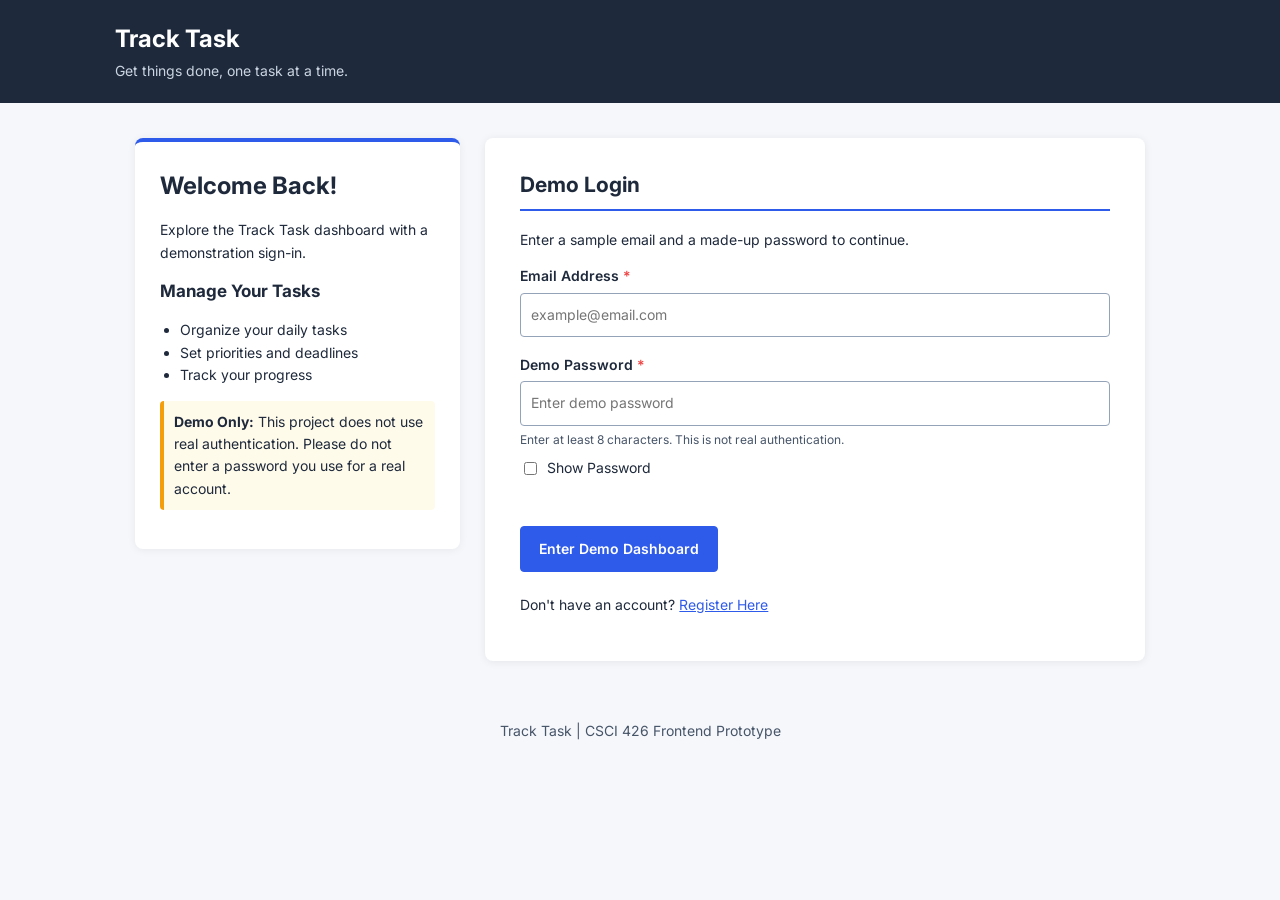
<file: index.html>
<!DOCTYPE html>
<html lang="en">
<head>
  <meta charset="UTF-8">
  <meta name="viewport" content="width=device-width, initial-scale=1.0">
  <meta http-equiv="refresh" content="0; url=login.html">
  <title>Track Task</title>
</head>
<body>
  <p><a href="login.html">Continue to Track Task Login</a></p>
</body>
</html>
</file>
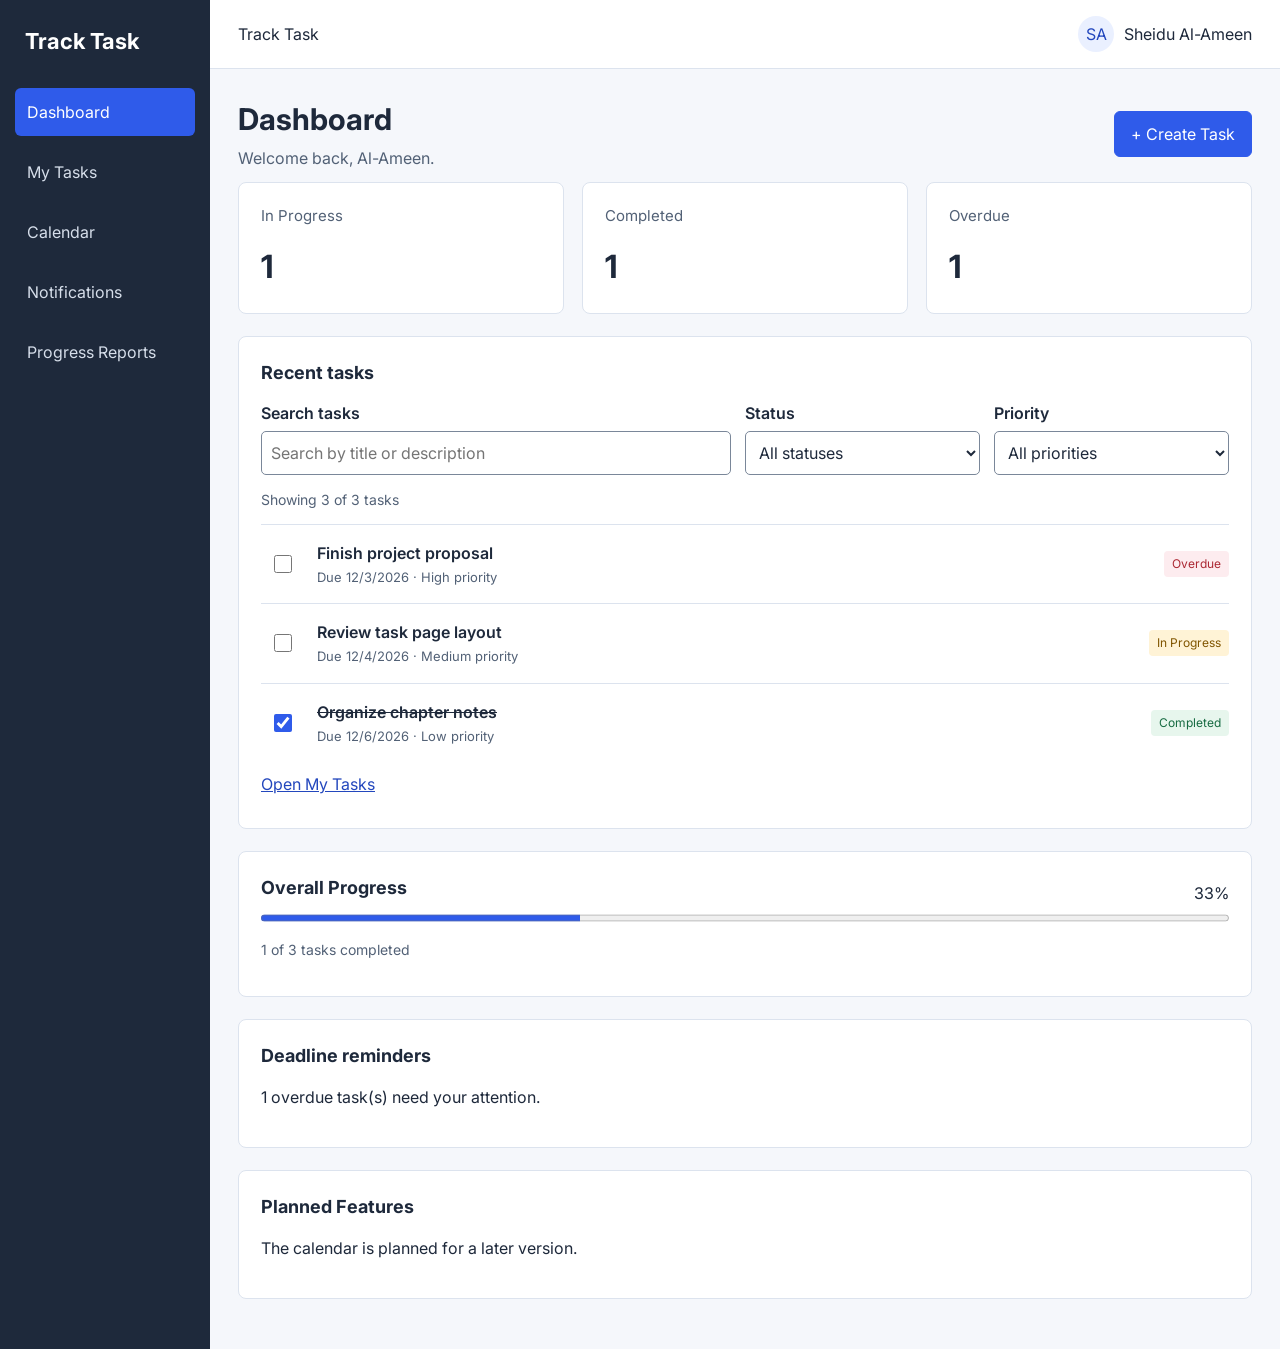
<file: dashboard.html>
<!DOCTYPE html>
<html lang="en">
<head>
  <meta charset="UTF-8">
  <meta name="viewport" content="width=device-width, initial-scale=1">
  <meta name="description" content="Track Task dashboard">

  <title>Dashboard | Track Task</title>

  <link rel="stylesheet" href="dashboard.css">
 <script src="js/task-store.js" defer></script>
<script src="dashboard.js" defer></script>
</head>

<body>
  <a class="skip-link" href="#main-content">
    Skip to main content
  </a>

  <div class="app">
    <aside class="sidebar">
      <p class="brand">Track Task</p>

      <nav aria-label="Main navigation">
        <a href="dashboard.html" aria-current="page">Dashboard</a>
        <a href="tasks.html">My Tasks</a>
        <a href="#planned-features">Calendar</a>
        <a href="#reminders">Notifications</a>
        <a href="#progress">Progress Reports</a>
      </nav>
    </aside>

    <div class="workspace">
      <header class="topbar">
        <span>Track Task</span>

        <span class="user">
          <span class="avatar" aria-hidden="true">SA</span>
          Sheidu Al-Ameen
        </span>
      </header>

      <main id="main-content" tabindex="-1">
        <div class="page-heading">
          <div>
            <h1>Dashboard</h1>
            <p>Welcome back, Al-Ameen.</p>
          </div>

          <button
            id="show-form"
            type="button"
            aria-expanded="false"
            aria-controls="task-panel"
          >
            + Create Task
          </button>
        </div>

        <p
          id="announcement"
          class="announcement"
          role="status"
          aria-live="polite"
        ></p>

        <section
          id="task-panel"
          class="panel"
          aria-labelledby="form-title"
          hidden
        >
          <h2 id="form-title">Create a task</h2>

          <form id="task-form" novalidate>
            <p id="form-error" class="error" role="alert"></p>

            <label for="task-title">Task title (required)</label>
            <input
              id="task-title"
              name="title"
              required
              minlength="1"
              maxlength="100"
              aria-describedby="title-help form-error"
            >
            <small id="title-help">Enter 1–100 characters.</small>

            <label for="task-description">Description</label>
            <textarea
              id="task-description"
              name="description"
              maxlength="1000"
              rows="3"
              aria-describedby="form-error"
            ></textarea>

            <div class="form-grid">
              <div>
                <label for="task-date">Due date (required)</label>
                <input
                  id="task-date"
                  name="dueDate"
                  type="date"
                  required
                  aria-describedby="form-error"
                >
              </div>

              <div>
                <label for="task-priority">Priority</label>
                <select
                  id="task-priority"
                  name="priority"
                  aria-describedby="form-error"
                >
                  <option value="Low">Low</option>
                  <option value="Medium" selected>Medium</option>
                  <option value="High">High</option>
                </select>
              </div>
            </div>

            <div class="actions">
              <button type="submit">Save task</button>

              <button
                id="cancel-form"
                class="secondary"
                type="button"
              >
                Cancel
              </button>
            </div>
          </form>
        </section>

        <section class="stats" aria-label="Task summary">
          <article class="panel">
            <h2>In Progress</h2>
            <p id="in-progress-count" class="stat-number">0</p>
          </article>

          <article class="panel">
            <h2>Completed</h2>
            <p id="completed-count" class="stat-number">0</p>
          </article>

          <article class="panel">
            <h2>Overdue</h2>
            <p id="overdue-count" class="stat-number">0</p>
          </article>
        </section>

        <section class="panel" aria-labelledby="recent-heading">
          <h2 id="recent-heading">Recent tasks</h2>

          <div class="filters">
            <div>
              <label for="search">Search tasks</label>
              <input
                id="search"
                type="search"
                maxlength="80"
                placeholder="Search by title or description"
              >
            </div>

            <div>
              <label for="status-filter">Status</label>
              <select id="status-filter">
                <option value="all">All statuses</option>
                <option value="to-do">To-Do</option>
                <option value="in-progress">In progress</option>
                <option value="completed">Completed</option>
                <option value="overdue">Overdue</option>
              </select>
            </div>

            <div>
              <label for="priority-filter">Priority</label>
              <select id="priority-filter">
                <option value="all">All priorities</option>
                <option value="High">High</option>
                <option value="Medium">Medium</option>
                <option value="Low">Low</option>
              </select>
            </div>
          </div>

          <p id="results-count" class="muted" role="status"></p>

          <ul id="task-list" class="task-list"></ul>

          <p id="empty-message" hidden>
            No tasks match your search or filters.
          </p>

          <a href="tasks.html" class="text-link">Open My Tasks</a>
        </section>

        <section
          id="progress"
          class="panel"
          aria-labelledby="progress-heading"
        >
          <div class="progress-heading">
            <h2 id="progress-heading">Overall Progress</h2>
            <span id="progress-percent">0%</span>
          </div>

          <progress
            id="progress-bar"
            max="100"
            value="0"
            aria-label="Percentage of tasks completed"
          >
            0%
          </progress>

          <p id="progress-description" class="muted">
            0 of 0 tasks completed
          </p>
        </section>

        <section
          id="reminders"
          class="panel"
          aria-labelledby="reminders-heading"
        >
          <h2 id="reminders-heading">Deadline reminders</h2>
          <p id="reminder-text"></p>
        </section>
        <section id="planned-features" class="panel">
        <h2>Planned Features</h2>
        <p>The calendar is planned for a later version.</p>
        </section>
      </main>
    </div>
  </div>
</body>
</html>
</file>
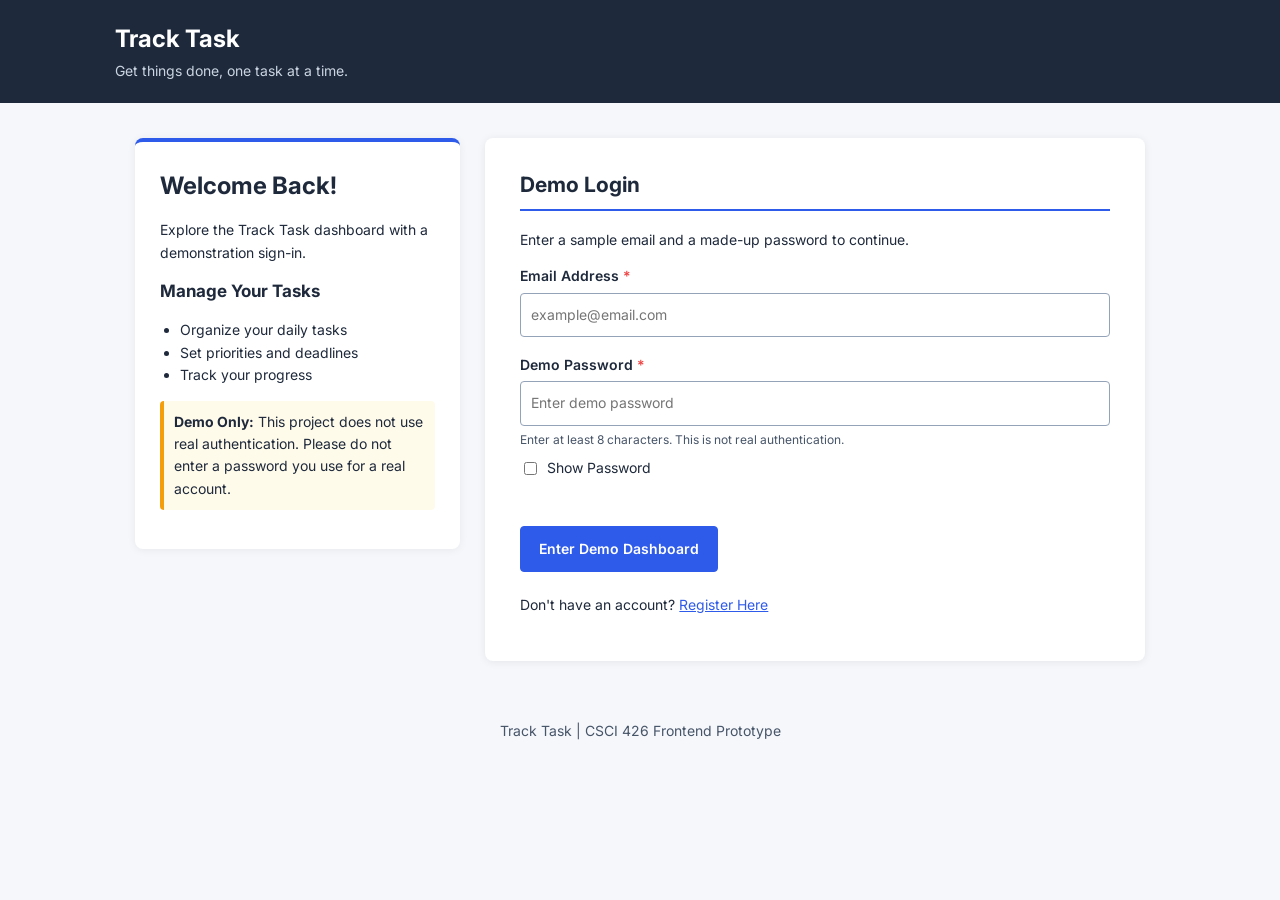
<file: login.html>
<!DOCTYPE html>
<html lang="en">
<head>
  <meta charset="UTF-8">
  <meta name="viewport" content="width=device-width, initial-scale=1.0">
  <title>Login | Track Task</title>
  <link rel="stylesheet" href="style.css">
  <script src="script.js" defer></script>
</head>
<body>
  <a class="skip-link" href="#main">Skip to main content</a>

  <header class="header">
    <a class="brand" href="login.html">Track Task</a>
    <p>Get things done, one task at a time.</p>
  </header>

  <main class="container" id="main">
    <aside class="left-side">
      <h1>Welcome Back!</h1>
      <p>
        Explore the Track Task dashboard with a
        demonstration sign-in.
      </p>

      <h2>Manage Your Tasks</h2>
      <ul>
        <li>Organize your daily tasks</li>
        <li>Set priorities and deadlines</li>
        <li>Track your progress</li>
      </ul>

      <p class="demo-note">
        <strong>Demo Only:</strong>
        This project does not use real authentication.
        Please do not enter a password you use for a real account.
      </p>
    </aside>

    <section class="right-side" aria-labelledby="loginTitle">
      <h2 id="loginTitle">Demo Login</h2>

      <p>Enter a sample email and a made-up password to continue.</p>

      <form id="loginForm" novalidate>
        <div class="form-row">
          <label for="loginEmail">
            Email Address <span class="star">*</span>
          </label>

          <input
            type="email"
            id="loginEmail"
            name="loginEmail"
            autocomplete="off"
            placeholder="example@email.com"
            required
          >
        </div>

        <div class="form-row">
          <label for="loginPassword">
            Demo Password <span class="star">*</span>
          </label>

          <input
            type="password"
            id="loginPassword"
            name="loginPassword"
            autocomplete="off"
            placeholder="Enter demo password"
            minlength="8"
            required
            aria-describedby="loginPassNote"
          >

          <small class="note" id="loginPassNote">
            Enter at least 8 characters. This is not real authentication.
          </small>

          <label class="inline-choice">
            <input
              type="checkbox"
              class="toggle-password"
              data-target="loginPassword"
            >
            Show Password
          </label>
        </div>

        <p id="loginError" class="err" role="alert" aria-live="assertive"></p>

        <button type="submit" class="submit-btn">
          Enter Demo Dashboard
        </button>
      </form>

      <p class="switch-page">
        Don't have an account?
        <a href="register.html">Register Here</a>
      </p>
    </section>
  </main>

  <footer>
    Track Task | CSCI 426 Frontend Prototype
  </footer>
</body>
</html>
</file>
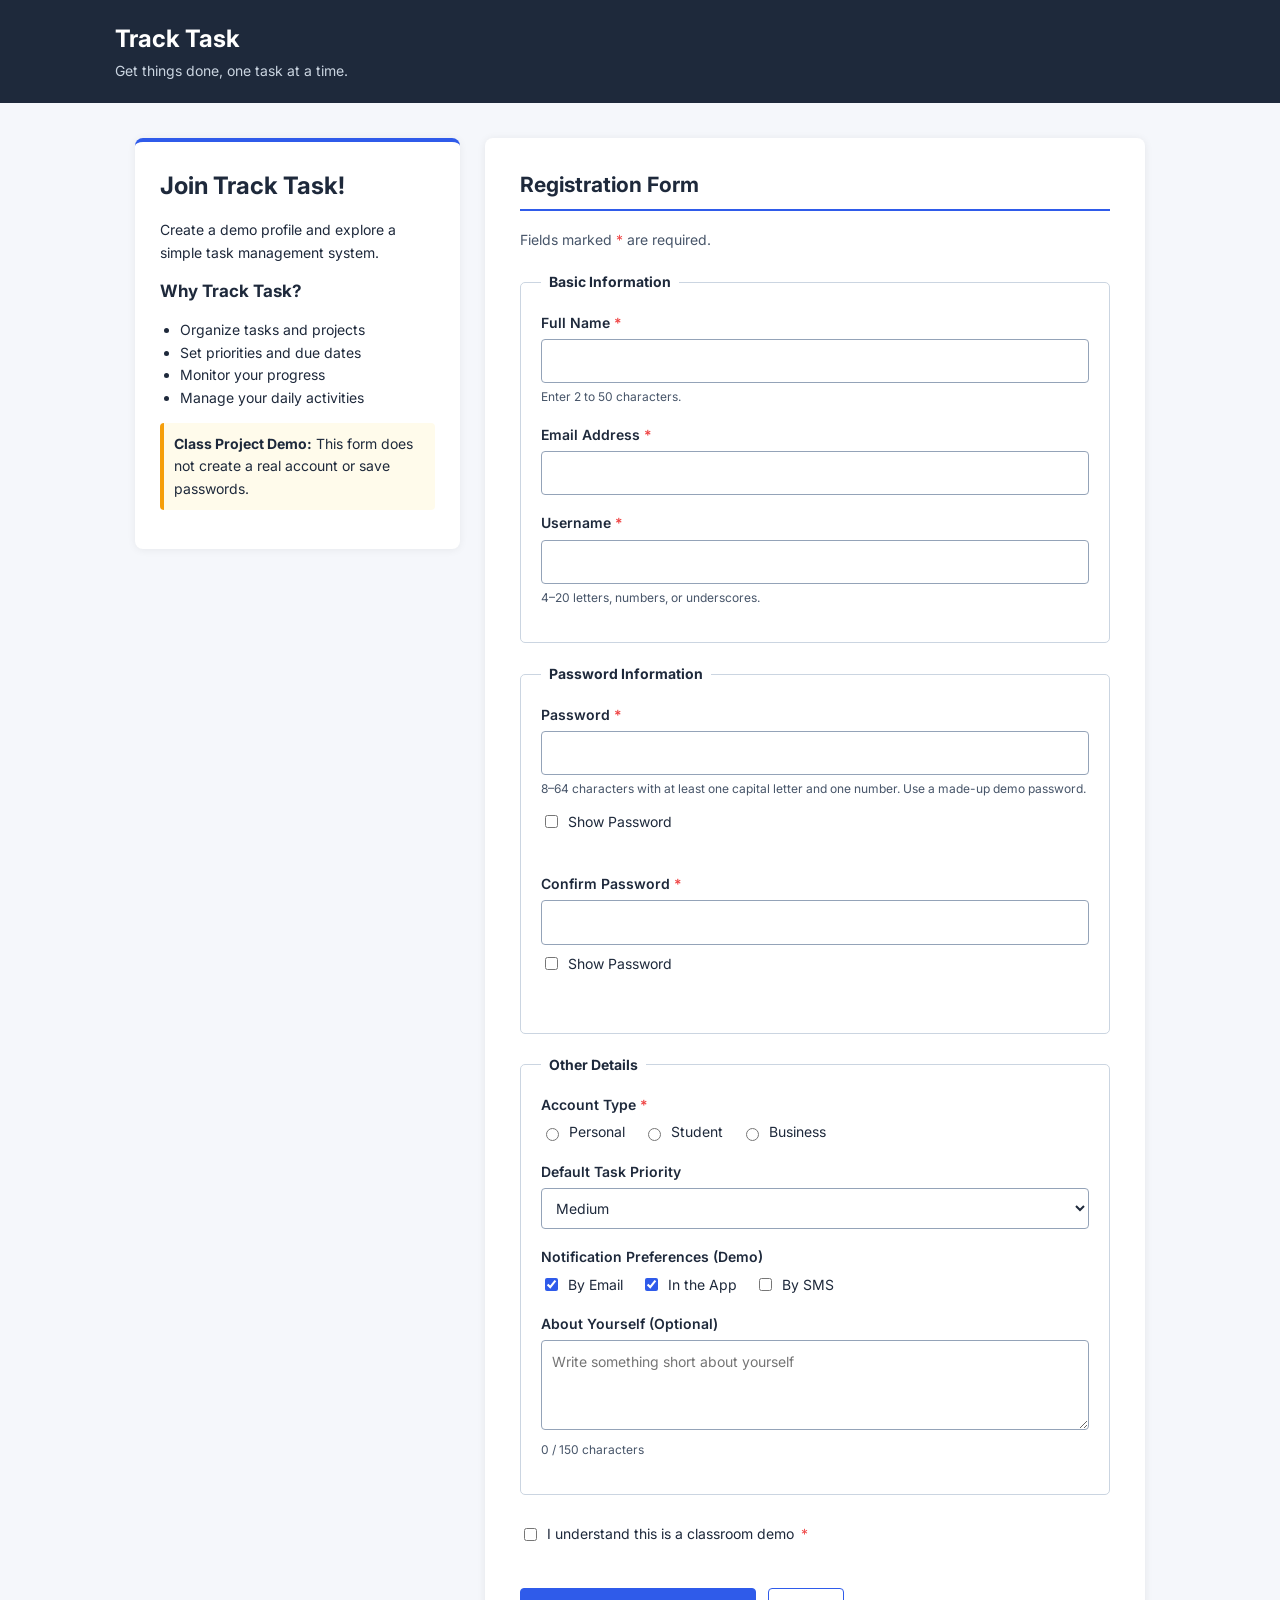
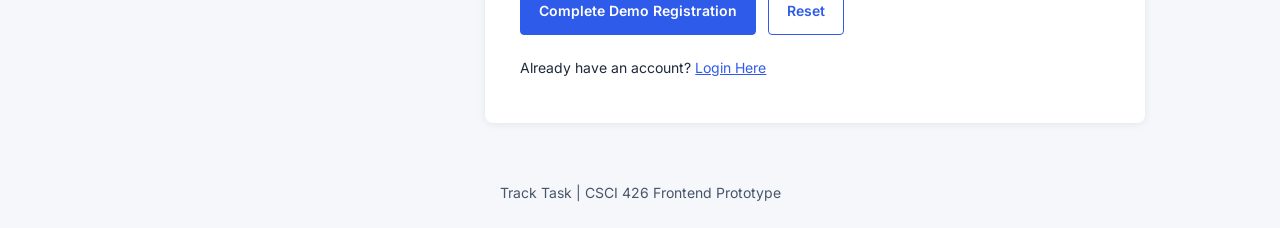
<file: register.html>
<!DOCTYPE html>
<html lang="en">
<head>
  <meta charset="UTF-8">
  <meta name="viewport" content="width=device-width, initial-scale=1.0">
  <title>Register | Track Task</title>
  <link rel="stylesheet" href="style.css">
  <script src="script.js" defer></script>
</head>
<body>
  <a class="skip-link" href="#main">Skip to main content</a>

  <header class="header">
    <a class="brand" href="login.html">Track Task</a>
    <p>Get things done, one task at a time.</p>
  </header>

  <main class="container" id="main">
    <aside class="left-side">
      <h1>Join Track Task!</h1>

      <p>
        Create a demo profile and explore a simple
        task management system.
      </p>

      <h2>Why Track Task?</h2>
      <ul>
        <li>Organize tasks and projects</li>
        <li>Set priorities and due dates</li>
        <li>Monitor your progress</li>
        <li>Manage your daily activities</li>
      </ul>

      <p class="demo-note">
        <strong>Class Project Demo:</strong>
        This form does not create a real account
        or save passwords.
      </p>
    </aside>

    <section class="right-side" aria-labelledby="registerTitle">
      <h2 id="registerTitle">Registration Form</h2>

      <div
        id="successMsg"
        class="success"
        role="status"
        aria-live="polite"
        tabindex="-1"
        hidden
      >
        Demo registration completed successfully!
        No real account was created or stored.
        <a href="login.html">Continue to Demo Login</a>.
      </div>

      <p class="required-note">
        Fields marked <span class="star">*</span> are required.
      </p>

      <form id="regForm" novalidate>

        <fieldset>
          <legend>Basic Information</legend>

          <div class="form-row">
            <label for="fullname">
              Full Name <span class="star">*</span>
            </label>

            <input
              type="text"
              id="fullname"
              name="fullname"
              minlength="2"
              maxlength="50"
              autocomplete="name"
              required
              aria-describedby="nameNote"
            >

            <small class="note" id="nameNote">
              Enter 2 to 50 characters.
            </small>
          </div>

          <div class="form-row">
            <label for="email">
              Email Address <span class="star">*</span>
            </label>

            <input
              type="email"
              id="email"
              name="email"
              maxlength="254"
              autocomplete="email"
              required
            >
          </div>

          <div class="form-row">
            <label for="username">
              Username <span class="star">*</span>
            </label>

            <input
              type="text"
              id="username"
              name="username"
              minlength="4"
              maxlength="20"
              pattern="[A-Za-z0-9_]{4,20}"
              autocomplete="username"
              required
              aria-describedby="usernameNote"
            >

            <small class="note" id="usernameNote">
              4–20 letters, numbers, or underscores.
            </small>
          </div>
        </fieldset>

        <fieldset>
          <legend>Password Information</legend>

          <div class="form-row">
            <label for="pass">
              Password <span class="star">*</span>
            </label>

            <input
              type="password"
              id="pass"
              name="pass"
              minlength="8"
              maxlength="64"
              autocomplete="new-password"
              required
              aria-describedby="passNote passwordStrength passErr"
            >

            <small class="note" id="passNote">
              8–64 characters with at least one capital
              letter and one number. Use a made-up demo password.
            </small>

            <!-- New: Live Password Strength Indicator -->
            <small
              class="note"
              id="passwordStrength"
              role="status"
              aria-live="polite"
            ></small>

            <label class="inline-choice">
              <input
                type="checkbox"
                class="toggle-password"
                data-target="pass"
              >
              Show Password
            </label>

            <small
              class="err"
              id="passErr"
              aria-live="polite"
            ></small>
          </div>

          <div class="form-row">
            <label for="pass2">
              Confirm Password <span class="star">*</span>
            </label>

            <input
              type="password"
              id="pass2"
              name="pass2"
              autocomplete="new-password"
              required
              aria-describedby="pass2Err"
            >

            <label class="inline-choice">
              <input
                type="checkbox"
                class="toggle-password"
                data-target="pass2"
              >
              Show Password
            </label>

            <small
              class="err"
              id="pass2Err"
              aria-live="polite"
            ></small>
          </div>
        </fieldset>

        <fieldset>
          <legend>Other Details</legend>

          <div class="form-row">
            <div class="group-label" id="accountTypeLabel">
              Account Type <span class="star">*</span>
            </div>

            <div
              class="choices"
              role="group"
              aria-labelledby="accountTypeLabel"
            >
              <label>
                <input
                  type="radio"
                  name="acctype"
                  value="personal"
                  required
                >
                Personal
              </label>

              <label>
                <input
                  type="radio"
                  name="acctype"
                  value="student"
                >
                Student
              </label>

              <label>
                <input
                  type="radio"
                  name="acctype"
                  value="business"
                >
                Business
              </label>
            </div>
          </div>

          <div class="form-row">
            <label for="priority">Default Task Priority</label>

            <select id="priority" name="priority">
              <option value="Low">Low</option>
              <option value="Medium" selected>Medium</option>
              <option value="High">High</option>
            </select>
          </div>

          <div class="form-row">
            <div class="group-label" id="notificationsLabel">
              Notification Preferences (Demo)
            </div>

            <div
              class="choices"
              role="group"
              aria-labelledby="notificationsLabel"
            >
              <label>
                <input
                  type="checkbox"
                  name="notify"
                  value="email"
                  checked
                >
                By Email
              </label>

              <label>
                <input
                  type="checkbox"
                  name="notify"
                  value="app"
                  checked
                >
                In the App
              </label>

              <label>
                <input
                  type="checkbox"
                  name="notify"
                  value="sms"
                >
                By SMS
              </label>
            </div>
          </div>

          <div class="form-row">
            <label for="notes">About Yourself (Optional)</label>

            <textarea
              id="notes"
              name="notes"
              rows="3"
              maxlength="150"
              placeholder="Write something short about yourself"
              aria-describedby="notesCount"
            ></textarea>

            <small
              class="note"
              id="notesCount"
              aria-live="polite"
            >
              0 / 150 characters
            </small>
          </div>
        </fieldset>

        <div class="form-row">
          <label class="inline-choice">
            <input
              type="checkbox"
              id="agree"
              name="agree"
              required
            >
            I understand this is a classroom demo
            <span class="star">*</span>
          </label>

          <small
            class="err"
            id="agreeErr"
            aria-live="polite"
          ></small>
        </div>

        <div class="btn-group">
          <button type="submit" class="submit-btn">
            Complete Demo Registration
          </button>

          <button type="reset" class="reset-btn">
            Reset
          </button>
        </div>

      </form>

      <p class="switch-page">
        Already have an account?
        <a href="login.html">Login Here</a>
      </p>
    </section>
  </main>

  <footer>
    Track Task | CSCI 426 Frontend Prototype
  </footer>
</body>
</html>
</file>
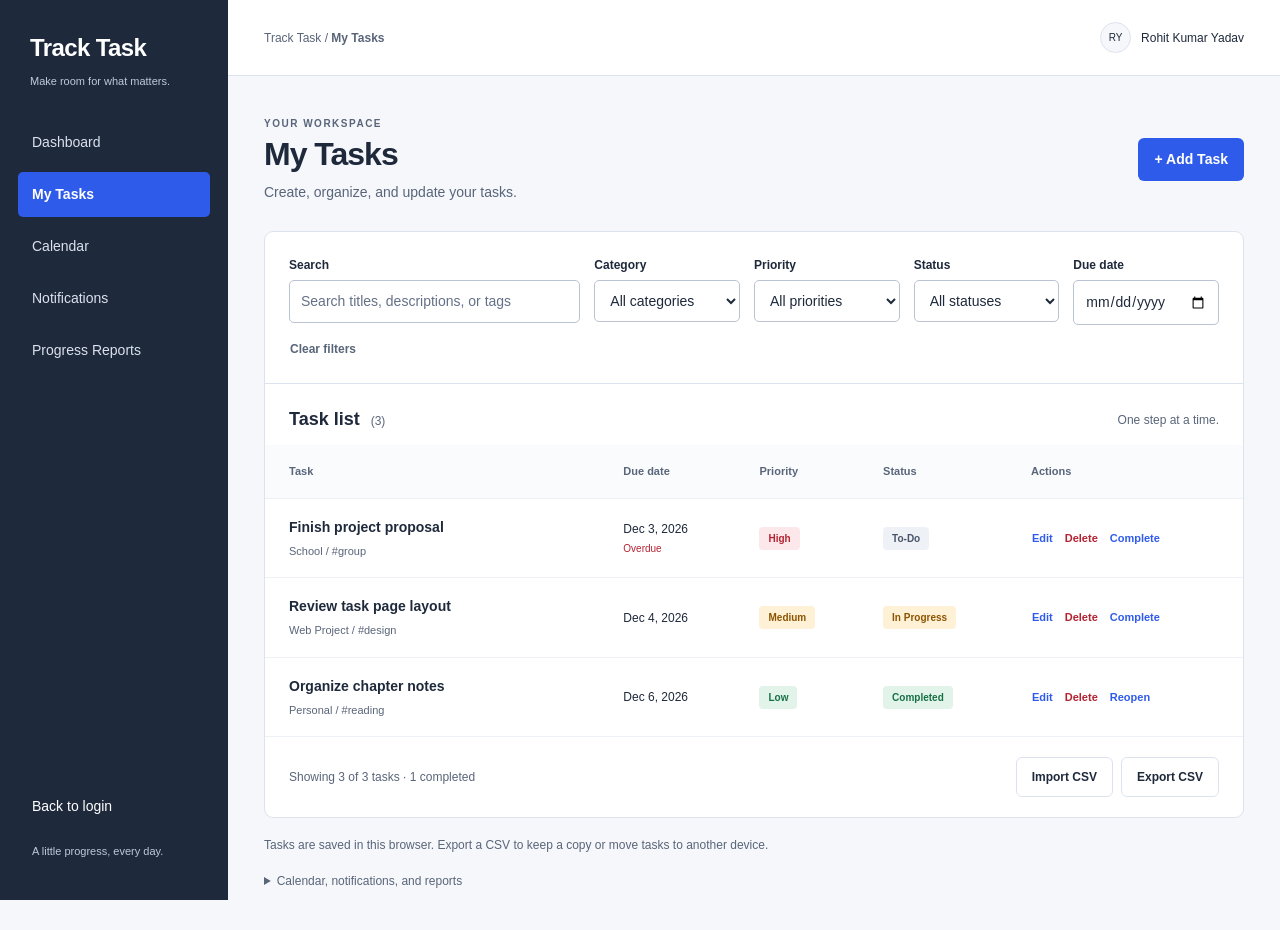
<file: tasks.html>
<!DOCTYPE html>
<html lang="en">
<head>
  <meta charset="UTF-8">
  <meta name="viewport" content="width=device-width, initial-scale=1.0">
  <title>My Tasks | Track Task</title>
  <link rel="stylesheet" href="css/style.css">
  <script src="js/task-store.js" defer></script>
  <script src="js/tasks.js" defer></script>
</head>
<body>
  <a class="skip-link" href="#main">Skip to task management</a>
  <!-- Shared navigation: keep the same links on the dashboard. -->
  <aside class="sidebar" aria-label="Website sidebar">
    <a class="brand" href="dashboard.html">Track Task<span>Make room for what matters.</span></a>
    <nav aria-label="Main navigation">
      <a href="dashboard.html">Dashboard</a>
      <a href="tasks.html" aria-current="page">My Tasks</a>
      <a href="#planned-features">Calendar</a>
      <a href="#planned-features">Notifications</a>
      <a href="#planned-features">Progress Reports</a>
    </nav>
    <a class="logout" href="login.html">Back to login</a>
    <p class="sidebar-note">A little progress, every day.</p>
  </aside>
  <div class="workspace">
    <header class="topbar"><span>Track Task / <strong>My Tasks</strong></span><span class="profile"><span class="avatar" aria-hidden="true">RY</span>Rohit Kumar Yadav</span></header>
    <main id="main" tabindex="-1">
      <div class="page-heading"><div><p class="eyebrow">YOUR WORKSPACE</p><h1>My Tasks</h1><p>Create, organize, and update your tasks.</p></div><button id="add-task" class="primary" type="button">+ Add Task</button></div>
      <p id="notice" class="notice" role="status" aria-live="polite"></p>
      <section class="task-panel" aria-label="Task list and filters">
        <form id="filters" class="filters" role="search" aria-label="Search and filter tasks">
          <div class="search-field"><label for="search">Search</label><input id="search" type="search" placeholder="Search titles, descriptions, or tags"></div>
          <div><label for="category-filter">Category</label><select id="category-filter"><option value="">All categories</option></select></div>
          <div><label for="priority-filter">Priority</label><select id="priority-filter"><option value="">All priorities</option><option>High</option><option>Medium</option><option>Low</option></select></div>
          <div><label for="status-filter">Status</label><select id="status-filter"><option value="">All statuses</option><option>To-Do</option><option>In Progress</option><option>Completed</option></select></div>
          <div><label for="date-filter">Due date</label><input id="date-filter" type="date"></div>
          <button id="clear-filters" class="quiet" type="button">Clear filters</button>
        </form>
        <div class="list-heading"><h2>Task list <span id="task-count"></span></h2><span>One step at a time.</span></div>
        <div class="table-wrap" tabindex="0" role="region" aria-label="Tasks table, scroll horizontally on small screens">
          <table><caption class="sr-only">Your tasks with due dates, priorities, statuses, and available actions</caption><thead><tr><th scope="col">Task</th><th scope="col">Due date</th><th scope="col">Priority</th><th scope="col">Status</th><th scope="col">Actions</th></tr></thead><tbody id="task-rows"></tbody></table>
        </div>
        <p id="empty-state" class="empty" hidden>No tasks match your search. Try clearing the filters or add a task.</p>
        <footer class="table-footer"><p id="summary"></p><div><button id="import-tasks" type="button" class="secondary">Import CSV</button><button id="export-tasks" type="button" class="secondary">Export CSV</button><input id="csv-file" type="file" accept=".csv,text/csv" hidden></div></footer>
      </section>
      <p class="local-note">Tasks are saved in this browser. Export a CSV to keep a copy or move tasks to another device.</p>
      <details id="planned-features"><summary>Calendar, notifications, and reports</summary><p>These sections are planned for a later version. This prototype focuses on task management and the dashboard.</p></details>
    </main>
  </div>
  <!-- Native dialogs keep keyboard focus inside the open form. -->
  <dialog id="task-dialog" aria-labelledby="dialog-title">
    <form id="task-form" novalidate>
      <div class="dialog-heading"><div><p class="eyebrow">TASK DETAILS</p><h2 id="dialog-title">Add Task</h2></div><button class="close" id="close-dialog" type="button" aria-label="Close task form">×</button></div>
      <p class="form-help">Fields marked * are required.</p><p id="form-error" class="error" role="alert"></p>
      <div class="field"><label for="title">Task title *</label><input id="title" name="title" required maxlength="100" aria-describedby="title-help"><small id="title-help">Use 1–100 characters. Spaces alone are not accepted.</small></div>
      <div class="field"><label for="description">Description</label><textarea id="description" name="description" rows="3" maxlength="1000"></textarea></div>
      <div class="form-grid"><div class="field"><label for="due-date">Due date *</label><input id="due-date" name="dueDate" type="date" required></div><div class="field"><label for="priority">Priority *</label><select id="priority" name="priority" required><option>Medium</option><option>High</option><option>Low</option></select></div><div class="field"><label for="status">Status *</label><select id="status" name="status" required><option>To-Do</option><option>In Progress</option><option>Completed</option></select></div><div class="field"><label for="category">Category or project</label><input id="category" name="category" maxlength="50" list="categories"><datalist id="categories"></datalist></div></div>
      <div class="field"><label for="tags">Tags</label><input id="tags" name="tags" maxlength="150" placeholder="school, group, design" aria-describedby="tags-help"><small id="tags-help">Separate tags with commas. Maximum 10 tags, 30 characters each.</small></div>
      <div class="dialog-actions"><button id="cancel-dialog" class="secondary" type="button">Cancel</button><button class="primary" type="submit">Save Task</button></div>
    </form>
  </dialog>
  <dialog id="delete-dialog" aria-labelledby="delete-title"><h2 id="delete-title">Delete task?</h2><p id="delete-message"></p><div class="dialog-actions"><button id="cancel-delete" class="secondary" type="button">Keep Task</button><button id="confirm-delete" class="danger" type="button">Delete Task</button></div></dialog>
</body>
</html>
</file>
<file: dashboard.css>
@import url("https://fonts.googleapis.com/css2?family=Inter:wght@400;600;700&display=swap");

:root {
  --blue: #2F5BEA;
  --navy: #1E293B;
  --background: #F5F7FB;
  --border: #DCE3EE;
  --muted: #526176;
}

* {
  box-sizing: border-box;
}

body {
  margin: 0;
  font-family: Inter, Arial, sans-serif;
  color: var(--navy);
  background: var(--background);
  line-height: 1.5;
}

a {
  color: #2347BD;
}

button,
input,
select,
textarea {
  font: inherit;
}

button,
a,
input,
select,
textarea {
  touch-action: manipulation;
}

button {
  border: 1px solid var(--blue);
  border-radius: 6px;
  padding: 10px 16px;
  min-height: 44px;
  color: white;
  background: var(--blue);
  cursor: pointer;
}

button:hover {
  background: #2448C4;
}

.secondary {
  background: white;
  color: var(--navy);
  border-color: #7A8799;
}

.secondary:hover {
  background: #EEF2F8;
}

:focus-visible {
  outline: 3px solid #8A4100;
  outline-offset: 3px;
}

.skip-link {
  position: absolute;
  top: 8px;
  left: 8px;
  padding: 10px;
  background: white;
  z-index: 10;
  transform: translateY(-160%);
}

.skip-link:focus {
  transform: translateY(0);
}

.app {
  display: grid;
  grid-template-columns: 210px minmax(0, 1fr);
  min-height: 100vh;
}

.sidebar {
  background: var(--navy);
  color: white;
  padding: 25px 15px;
}

.brand {
  margin: 0 10px 30px;
  font-size: 22px;
  font-weight: 700;
}

.sidebar nav {
  display: grid;
  gap: 12px;
}

.sidebar a {
  color: #D6DEEA;
  text-decoration: none;
  padding: 12px;
  border-radius: 6px;
}

.sidebar a:hover {
  background: #334155;
}

.sidebar a[aria-current="page"] {
  background: var(--blue);
  color: white;
}

.workspace {
  min-width: 0;
}

.topbar {
  display: flex;
  justify-content: space-between;
  align-items: center;
  gap: 15px;
  padding: 16px 28px;
  background: white;
  border-bottom: 1px solid var(--border);
}

.user {
  display: flex;
  align-items: center;
  gap: 10px;
}

.avatar {
  display: grid;
  place-items: center;
  width: 36px;
  height: 36px;
  border-radius: 50%;
  background: #EAF0FF;
  color: #2347BD;
}

main {
  max-width: 1250px;
  padding: 28px;
  margin: auto;
}

.page-heading,
.progress-heading {
  display: flex;
  justify-content: space-between;
  align-items: center;
  gap: 16px;
}

h1 {
  margin: 0;
  font-size: 30px;
}

h2 {
  margin: 0 0 15px;
  font-size: 18px;
}

.page-heading p {
  margin: 4px 0 0;
  color: var(--muted);
}

.panel {
  padding: 22px;
  margin: 22px 0;
  background: white;
  border: 1px solid var(--border);
  border-radius: 8px;
}

.stats {
  display: grid;
  grid-template-columns: repeat(3, minmax(0, 1fr));
  gap: 18px;
}

.stats .panel {
  margin: 12px 0 0;
}

.stats h2 {
  color: var(--muted);
  font-size: 15px;
  font-weight: 400;
}

.stat-number {
  margin: 0;
  font-size: 32px;
  font-weight: 700;
}

label {
  display: block;
  font-weight: 600;
  margin-bottom: 6px;
}

input,
select,
textarea {
  width: 100%;
  min-height: 44px;
  padding: 9px;
  border: 1px solid #7A8799;
  border-radius: 5px;
  color: var(--navy);
  background: white;
}

textarea {
  resize: vertical;
}

small {
  display: block;
  color: var(--muted);
}

form > label,
.form-grid,
.actions {
  margin-top: 16px;
}

.form-grid {
  display: grid;
  grid-template-columns: 1fr 1fr;
  gap: 16px;
}

.actions {
  display: flex;
  gap: 10px;
  flex-wrap: wrap;
}

.filters {
  display: grid;
  grid-template-columns: 2fr 1fr 1fr;
  gap: 14px;
}

.muted {
  font-size: 14px;
  color: var(--muted);
}

.task-list {
  list-style: none;
  padding: 0;
  margin: 0;
}

.task-row {
  display: flex;
  align-items: center;
  gap: 12px;
  padding: 16px 0;
  border-top: 1px solid var(--border);
}

.task-check {
  display: grid;
  place-items: center;
  width: 44px;
  min-height: 44px;
  margin: 0;
  flex-shrink: 0;
}

.task-check input {
  width: 18px;
  min-height: 18px;
  height: 18px;
  margin: 0;
  accent-color: var(--blue);
}

.task-details {
  flex: 1;
  min-width: 0;
  overflow-wrap: anywhere;
}

.task-title {
  margin: 0;
  font-weight: 600;
}

.task-meta {
  margin: 3px 0 0;
  color: var(--muted);
  font-size: 13px;
}

.task-completed .task-title {
  text-decoration: line-through;
}

.badge {
  padding: 4px 8px;
  border-radius: 4px;
  font-size: 12px;
  white-space: nowrap;
}

.in-progress {
  color: #805500;
  background: #FFF3D6;
}

.completed {
  color: #176B42;
  background: #E7F6ED;
}

.overdue {
  color: #AC2934;
  background: #FDECEF;
}

.text-link {
  display: inline-block;
  padding: 10px 0;
  min-height: 44px;
}

.progress-heading h2 {
  margin-bottom: 10px;
}

progress {
  display: block;
  width: 100%;
  height: 14px;
  accent-color: var(--blue);
}

.announcement:empty,
.error:empty {
  display: none;
}

.announcement {
  padding: 10px 0;
}

.error {
  color: #AC2934;
  font-weight: 600;
}

[aria-invalid="true"] {
  border: 2px solid #AC2934;
}

[hidden] {
  display: none !important;
}

@media (max-width: 950px) {
  .filters {
    grid-template-columns: 1fr 1fr;
  }

  .filters > div:first-child {
    grid-column: 1 / -1;
  }
}

@media (max-width: 700px) {
  .app {
    grid-template-columns: 1fr;
  }

  .sidebar {
    padding: 16px;
  }

  .brand {
    margin: 0 0 12px;
  }

  .sidebar nav {
    display: flex;
    flex-wrap: wrap;
    gap: 4px;
  }

  .sidebar a {
    padding: 10px;
    font-size: 14px;
  }

  .topbar {
    padding: 14px 16px;
    flex-wrap: wrap;
  }

  main {
    padding: 20px 16px;
  }

  .page-heading {
    flex-wrap: wrap;
  }

  .stats {
    gap: 8px;
  }

  .stats .panel {
    padding: 14px 10px;
  }

  .stats h2 {
    font-size: 13px;
  }

  .panel {
    padding: 16px;
  }

  .form-grid,
  .filters {
    grid-template-columns: 1fr;
  }

  .task-row {
    flex-wrap: wrap;
  }

  .task-details {
    flex-basis: calc(100% - 56px);
  }

  .badge {
    margin-left: 56px;
  }
}

  .to-do {
  color: #485469;
  background: #EEF1F5;
}
</file>
<file: style.css>
/* Track Task - Milestone 2 */
/* Group Font: Inter */
/* Group Color Scheme */

@import url('https://fonts.googleapis.com/css2?family=Inter:wght@400;500;600;700&display=swap');

:root {
  --primary: #2F5BEA;
  --navy: #1E293B;
  --background: #F5F7FB;
  --white: #FFFFFF;
  --success: #22C55E;
  --warning: #F59E0B;
  --error: #EF4444;
}

* {
  box-sizing: border-box;
}

body {
  margin: 0;
  font-family: 'Inter', Arial, sans-serif;
  background: var(--background);
  color: var(--navy);
  line-height: 1.6;
  font-size: 14px;
}

a {
  color: var(--primary);
}

a:hover {
  text-decoration: underline;
}

/* Header */
.header {
  background: var(--navy);
  color: var(--white);
  padding: 20px max(20px, calc((100vw - 1050px) / 2));
}

.brand {
  color: var(--white);
  text-decoration: none;
  font-size: 24px;
  font-weight: 700;
}

.header p {
  margin: 2px 0 0;
  color: #CBD5E1;
}

/* Main Layout */
.container {
  max-width: 1050px;
  margin: 35px auto;
  padding: 0 20px;
  display: flex;
  gap: 25px;
  align-items: flex-start;
}

/* Left Panel */
.left-side {
  width: 33%;
  background: var(--white);
  padding: 25px;
  border-radius: 8px;
  border-top: 4px solid var(--primary);
  box-shadow: 0 1px 8px #00000010;
}

.left-side h1 {
  font-size: 24px;
  color: var(--navy);
  margin: 0 0 12px;
}

.left-side h2 {
  font-size: 17px;
  color: var(--navy);
}

.left-side ul {
  padding-left: 20px;
}

/* Right Form Panel */
.right-side {
  width: 67%;
  background: var(--white);
  padding: 30px 35px;
  border-radius: 8px;
  box-shadow: 0 1px 8px #00000013;
}

.right-side h2 {
  color: var(--navy);
  border-bottom: 2px solid var(--primary);
  padding-bottom: 8px;
  margin-top: 0;
}

/* Fieldsets */
fieldset {
  border: 1px solid #CBD5E1;
  border-radius: 5px;
  padding: 18px 20px;
  margin: 20px 0;
}

legend {
  color: var(--navy);
  font-weight: 700;
  padding: 0 8px;
}

/* Form Fields */
.form-row {
  margin-bottom: 17px;
}

.form-row > label:not(.inline-choice),
.group-label {
  display: block;
  font-weight: 600;
  margin-bottom: 5px;
}

.star {
  color: var(--error);
}

input[type="text"],
input[type="email"],
input[type="password"],
select,
textarea {
  width: 100%;
  padding: 10px;
  border: 1px solid #94A3B8;
  border-radius: 4px;
  font: inherit;
  background: var(--white);
  color: var(--navy);
}

textarea {
  resize: vertical;
  min-height: 85px;
  max-height: 220px;
}

/* Accessibility - Keyboard Focus */
:focus-visible {
  outline: 3px solid var(--primary);
  outline-offset: 3px;
}

.note {
  display: block;
  font-size: 12px;
  color: #475569;
  margin-top: 4px;
}

/* Validation Error Messages */
.err {
  display: block;
  min-height: 16px;
  color: #B91C1C;
  font-size: 12px;
  margin-top: 5px;
}

/* Checkbox and Radio Options */
.choices {
  display: flex;
  flex-wrap: wrap;
  gap: 10px 18px;
}

.choices label,
.inline-choice {
  display: inline-flex;
  align-items: center;
  gap: 7px;
  cursor: pointer;
}

.inline-choice {
  margin-top: 8px;
}

input[type="checkbox"],
input[type="radio"] {
  accent-color: var(--primary);
}

/* Buttons */
.btn-group {
  display: flex;
  gap: 12px;
  margin-top: 20px;
}

button {
  font: inherit;
  border-radius: 4px;
  padding: 11px 18px;
  cursor: pointer;
}

.submit-btn {
  background: var(--primary);
  color: var(--white);
  border: 1px solid var(--primary);
  font-weight: 600;
}

.submit-btn:hover {
  background: #2348C4;
}

.reset-btn {
  background: var(--white);
  color: var(--primary);
  border: 1px solid var(--primary);
  font-weight: 600;
}

.reset-btn:hover {
  background: #EAF0FF;
}

/* Registration Success Message */
.success {
  background: #F0FDF4;
  color: #166534;
  padding: 13px;
  border-left: 4px solid var(--success);
  border-radius: 4px;
  margin-bottom: 18px;
}

.success[hidden] {
  display: none;
}

/* Demo Warning Message */
.demo-note {
  background: #FFFBEB;
  border-left: 4px solid var(--warning);
  padding: 10px;
  border-radius: 4px;
}

/* Navigation and Notes */
.switch-page {
  margin-top: 22px;
}

.required-note {
  color: #475569;
}

/* Footer */
footer {
  text-align: center;
  color: #475569;
  padding: 24px 16px;
}

/* Accessibility - Skip Link */
.skip-link {
  position: absolute;
  left: 12px;
  top: -70px;
  background: var(--white);
  padding: 8px;
  z-index: 10;
}

.skip-link:focus {
  top: 8px;
}

/* Tablet Responsive Design */
@media (max-width: 780px) {
  .container {
    flex-direction: column;
  }

  .left-side,
  .right-side {
    width: 100%;
  }
}

/* Mobile Responsive Design */
@media (max-width: 480px) {
  .header {
    padding: 16px 20px;
  }

  .right-side,
  .left-side {
    padding: 20px;
  }

  fieldset {
    padding: 15px;
  }

  .btn-group {
    flex-direction: column;
  }

  .btn-group button,
  #loginForm button {
    width: 100%;
  }
}
</file>
<file: css/style.css>
/* Shared team palette and layout. Inter falls back to the device font if unavailable. */
:root {
  --blue:#2F5BEA;
  --navy:#1E293B;
  --background:#F5F7FB;
  --border:#dde3ed;
  --muted:#596579;
  --green:#167145;
  --amber:#8c5400;
  --red:#b42332;
  --font:Inter,Arial,sans-serif
}
* {
  box-sizing:border-box
}
body {
  margin:0;
  background:var(--background);
  color:var(--navy);
  font-family:var(--font);
  font-size:14px;
  line-height:1.5
}
button,input,select,textarea {
  font:inherit
}
button,a,input,select,textarea,summary {
  touch-action:manipulation
}
button {
  cursor:pointer
}
a {
  color:var(--blue)
}
button:focus-visible,a:focus-visible,input:focus-visible,select:focus-visible,textarea:focus-visible,summary:focus-visible,.table-wrap:focus-visible {
  outline:3px solid #d97706;
  outline-offset:3px
}
button {
  border:1px solid transparent;
  border-radius:6px;
  padding:10px 15px;
  font-weight:600
}
button:hover {
  filter:brightness(.96)
}
.primary {
  background:var(--blue);
  color:white
}
.secondary {
  background:white;
  border-color:var(--border);
  color:var(--navy)
}
.quiet {
  background:transparent;
  color:var(--muted);
  padding:10px 0
}
.danger {
  background:var(--red);
  color:white
}
.sidebar {
  width:228px;
  position:fixed;
  inset:0 auto 0 0;
  background:var(--navy);
  color:white;
  padding:30px 18px;
  display:flex;
  flex-direction:column
}
.brand {
  font-size:24px;
  font-weight:750;
  color:white;
  text-decoration:none;
  padding:0 12px 30px;
  letter-spacing:-.6px
}
.brand span {
  display:block;
  font-size:11px;
  color:#bec9dc;
  font-weight:400;
  letter-spacing:0;
  margin-top:7px
}
.sidebar nav {
  display:grid;
  gap:7px
}
.sidebar nav a {
  color:#dbe2ee;
  padding:12px 14px;
  border-radius:5px;
  text-decoration:none
}
.sidebar nav a:hover {
  background:#2b3a51
}
.sidebar nav a[aria-current] {
  background:var(--blue);
  color:white;
  font-weight:600
}
.logout {
  margin-top:auto;
  padding:15px 14px;
  color:white;
  text-decoration:none
}
.sidebar-note {
  font-size:11px;
  color:#bec9dc;
  padding:0 14px
}
.workspace {
  margin-left:228px
}
.topbar {
  height:76px;
  background:white;
  border-bottom:1px solid var(--border);
  padding:0 36px;
  display:flex;
  align-items:center;
  justify-content:space-between;
  font-size:12px;
  color:var(--muted)
}
.profile {
  display:flex;
  align-items:center;
  gap:10px;
  color:var(--navy)
}
.avatar {
  width:31px;
  height:31px;
  border:1px solid var(--border);
  border-radius:50%;
  display:grid;
  place-items:center;
  font-size:10px;
  background:var(--background)
}
main {
  max-width:1500px;
  margin:auto;
  padding:40px 36px
}
.page-heading {
  display:flex;
  justify-content:space-between;
  align-items:center;
  gap:20px;
  margin-bottom:28px
}
h1 {
  font-size:32px;
  letter-spacing:-1px;
  line-height:1.2;
  margin:4px 0 9px
}
h2 {
  font-size:18px;
  margin:0
}
.page-heading p {
  margin:0;
  color:var(--muted)
}
.eyebrow {
  font-size:10px!important;
  letter-spacing:1.5px;
  font-weight:700;
  color:var(--muted);
  margin:0 0 6px
}
.task-panel {
  background:white;
  border:1px solid var(--border);
  border-radius:9px;
  overflow:hidden
}
.filters {
  display:grid;
  grid-template-columns: minmax(180px,2fr) repeat(4,minmax(105px,1fr));
  gap:14px;
  padding:24px;
  border-bottom:1px solid var(--border)
}
label {
  display:block;
  font-size:12px;
  font-weight:600;
  margin-bottom:6px
}
input,select,textarea {
  width:100%;
  padding:10px 11px;
  background:white;
  border:1px solid #b9c3d2;
  border-radius:5px;
  color:var(--navy);
  min-height:42px
}
input::placeholder {
  color:#657087
}
textarea {
  resize:vertical
}
.filters .quiet {
  grid-column:1/-1;
  justify-self:start;
  padding:0;
  font-size:12px
}
.list-heading {
  display:flex;
  justify-content:space-between;
  align-items:center;
  padding:22px 24px 12px
}
.list-heading>span {
  font-size:12px;
  color:var(--muted)
}
#task-count {
  font-size:12px;
  color:var(--muted);
  font-weight:400;
  margin-left:6px
}
.table-wrap {
  overflow-x:auto
}
table {
  width:100%;
  border-collapse:collapse;
  text-align:left;
  min-width:760px
}
th {
  font-size:11px;
  color:var(--muted);
  background:#fafbfd;
  font-weight:600
}
th,td {
  padding:18px 16px;
  border-bottom:1px solid #edf0f5
}
th:first-child,td:first-child {
  padding-left:24px;
  width:35%
}
td {
  font-size:12px;
  vertical-align:middle
}
.task-title {
  font-size:14px;
  font-weight:600;
  overflow-wrap:anywhere;
  display:block
}
.task-meta {
  display:block;
  color:var(--muted);
  font-size:11px;
  margin-top:5px;
  overflow-wrap:anywhere
}
.badge {
  display:inline-block;
  border-radius:4px;
  padding:4px 9px;
  font-size:10px;
  font-weight:600;
  white-space:nowrap
}
.high {
  background:#fce8eb;
  color:var(--red)
}
.medium,.in-progress {
  background:#fff1d6;
  color:var(--amber)
}
.low,.completed {
  background:#e2f3e9;
  color:var(--green)
}
.to-do {
  background:#eef1f5;
  color:#485469
}
.overdue {
  display:block;
  color:var(--red);
  font-size:10px;
  margin-top:3px
}
.actions {
  display:flex;
  flex-wrap:wrap;
  gap:5px 10px;
  max-width:160px
}
.actions button {
  font-size:11px;
  padding:3px 0;
  background:none;
  color:var(--blue);
  border-radius:2px
}
.actions .delete-action {
  color:var(--red)
}
.table-footer {
  display:flex;
  justify-content:space-between;
  align-items:center;
  padding:20px 24px;
  gap:16px
}
.table-footer p {
  font-size:12px;
  color:var(--muted);
  margin:0
}
.table-footer>div {
  display:flex;
  gap:8px
}
.table-footer button {
  font-size:12px
}
.local-note,details {
  font-size:12px;
  color:var(--muted);
  margin-top:18px
}
.notice:empty {
  display:none
}
.notice {
  padding:12px 16px;
  background:#e2f3e9;
  border:1px solid #b9dcc9;
  border-radius:5px
}
.notice.failure {
  background:#fce8eb;
  color:var(--red);
  border-color:#efbec5
}
.empty {
  text-align:center;
  padding:40px 20px;
  color:var(--muted)
}
dialog {
  border:1px solid var(--border);
  border-radius:10px;
  padding:28px;
  max-width:600px;
  width:calc(100% - 32px);
  max-height:90vh;
  color:var(--navy)
}
dialog::backdrop {
  background:#101b2e80
}
.dialog-heading {
  display:flex;
  align-items:center;
  justify-content:space-between
}
.dialog-heading h2 {
  font-size:25px
}
.close {
  background:none;
  color:var(--muted);
  font-size:27px;
  padding:0 8px
}
.form-help,small {
  font-size:11px;
  color:var(--muted)
}
.field {
  margin:15px 0
}
.field small {
  display:block;
  margin-top:5px
}
.form-grid {
  display:grid;
  grid-template-columns:1fr 1fr;
  gap:0 18px
}
.dialog-actions {
  display:flex;
  justify-content:flex-end;
  gap:10px;
  margin-top:25px;
  padding-top:20px;
  border-top:1px solid var(--border)
}
.error {
  color:var(--red);
  font-size:12px
}
.error:empty {
  display:none
}
[aria-invalid=true] {
  border-color:var(--red)
}
.skip-link {
  position:fixed;
  left:16px;
  top:-100px;
  padding:12px;
  background:white;
  z-index:20
}
.skip-link:focus {
  top:12px
}
.sr-only {
  position:absolute;
  width:1px;
  height:1px;
  padding:0;
  overflow:hidden;
  clip:rect(0,0,0,0);
  white-space:nowrap;
  border:0
}
[hidden] {
  display:none!important
}
/* Keep navigation and forms usable on narrow screens. */
@media(max-width:1150px) {
  .filters {
    grid-template-columns:repeat(3,minmax(0,1fr))
  }
  .search-field {
    grid-column:span 2
  }
  main {
    padding:28px 22px
  }
  .topbar {
    padding:0 22px
  }
}
@media(max-width:760px) {
  .sidebar {
    position:static;
    width:100%;
    padding:18px;
    display:block
  }
  .brand {
    display:block;
    padding:0 0 16px
  }
  .brand span,.sidebar-note {
    display:none
  }
  .sidebar nav {
    display:flex;
    flex-wrap:wrap;
    gap:5px
  }
  .sidebar nav a {
    padding:8px 10px;
    font-size:12px
  }
  .logout {
    display:inline-block;
    font-size:12px;
    padding:12px 10px 0
  }
  .workspace {
    margin-left:0
  }
  .topbar {
    height:60px;
    padding:0 18px
  }
  .profile {
    font-size:11px
  }
  .profile .avatar {
    display:none
  }
  main {
    padding:26px 16px
  }
  .page-heading {
    align-items:flex-start
  }
  h1 {
    font-size:28px
  }
  .page-heading>button {
    white-space:nowrap;
    padding:10px
  }
  .filters {
    padding:18px;
    grid-template-columns:1fr 1fr
  }
  .search-field {
    grid-column:1/-1
  }
  .list-heading {
    padding:18px
  }
  .list-heading>span {
    display:none
  }
  .table-footer {
    align-items:flex-start;
    flex-direction:column;
    padding:18px
  }
  .form-grid {
    grid-template-columns:1fr
  }
  dialog {
    padding:22px
  }
  .dialog-actions {
    flex-wrap:wrap
  }
}
</file>
